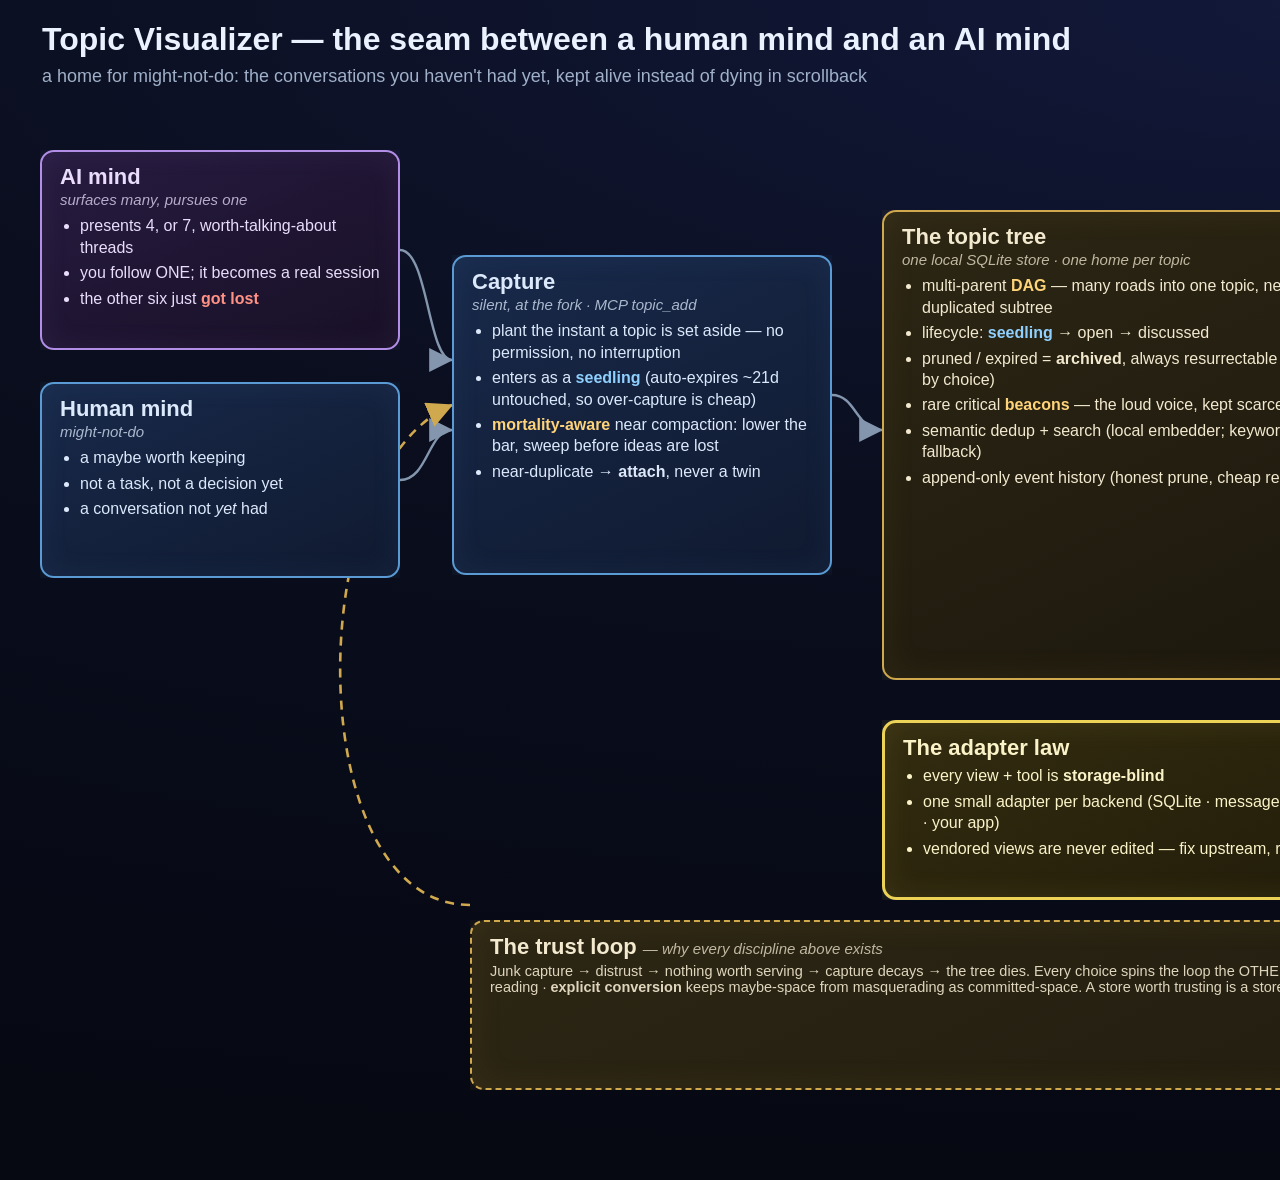
<file: docs/architecture.html>
<!DOCTYPE html>
<html><head><meta charset="utf-8"><style>
  html,body{margin:0;padding:0;background:#080b16;}
  svg{display:block;background:radial-gradient(ellipse 130% 100% at 50% 0%, #12193a 0%, #0a0e1e 45%, #060812 100%);
      font-family:"Segoe UI",Arial,sans-serif;}
  .box{box-sizing:border-box;width:100%;height:100%;border-radius:14px;border:2px solid #3a4666;
       padding:12px 18px;overflow:hidden;backdrop-filter:blur(2px);}
  .box h3{margin:0 0 2px 0;font-size:22px;line-height:1.15;}
  .box .sub{margin:0 0 7px 0;font-size:15px;font-style:italic;opacity:.75;}
  .box ul{margin:5px 0 0 0;padding-left:20px;}
  .box li{font-size:16px;line-height:1.34;margin:4px 0;}
  .box .small{font-size:14.5px;opacity:.9;}
  .intake{background:linear-gradient(155deg,#18294a,#101a30);border-color:#5b9bd5;color:#dce9fb;
          box-shadow:0 0 26px #5b9bd530, inset 0 0 30px #5b9bd514;}
  .store{background:linear-gradient(155deg,#2c2614,#1c180d);border-color:#d0a94e;color:#f3e9cf;
         box-shadow:0 0 30px #d0a94e34, inset 0 0 34px #d0a94e14;}
  .tension{background:linear-gradient(155deg,#331b16,#20110d);border-color:#df7f6b;color:#f8ded6;
           box-shadow:0 0 26px #df7f6b2e, inset 0 0 30px #df7f6b12;}
  .internal{background:linear-gradient(155deg,#271b40,#181026);border-color:#b28ee6;color:#e9ddfb;
            box-shadow:0 0 26px #b28ee62e, inset 0 0 30px #b28ee612;}
  .external{background:linear-gradient(155deg,#153020,#0d1e14);border-color:#5fc78d;color:#dcf5e4;
            box-shadow:0 0 26px #5fc78d2e, inset 0 0 30px #5fc78d12;}
  .guard{background:linear-gradient(155deg,#332c10,#221d0a);border-color:#ecd257;border-width:3px;color:#fbf3c8;
         box-shadow:0 0 34px #ecd25740, inset 0 0 30px #ecd25716;}
  .out{background:linear-gradient(155deg,#122e31,#0b1d1f);border-color:#5fc7d2;color:#d7f1f4;
       box-shadow:0 0 26px #5fc7d22e, inset 0 0 30px #5fc7d212;}
  .accent{color:#ffd479;font-weight:600;}
  .warn{color:#ff9284;font-weight:600;}
  .k{color:#8fd0ff;font-weight:600;}
  text.elabel{font-size:15px;fill:#9fb0c8;font-family:"Segoe UI",Arial,sans-serif;font-style:italic;}
  text.loop{font-size:16px;fill:#d0a94e;font-style:italic;}
  text.title{font-size:32px;font-weight:700;fill:#eaf2ff;}
  text.subt{font-size:18px;fill:#9fb0c8;}
</style></head>
<body>
<svg xmlns="http://www.w3.org/2000/svg" width="2720" height="1180" viewBox="0 0 2720 1180">
  <defs>
    <marker id="arr" markerWidth="13" markerHeight="13" refX="9.5" refY="5" orient="auto-start-reverse">
      <path d="M0,0 L10,5 L0,10 z" fill="#8496ad"/></marker>
    <marker id="arrt" markerWidth="13" markerHeight="13" refX="9.5" refY="5" orient="auto-start-reverse">
      <path d="M0,0 L10,5 L0,10 z" fill="#d0a94e"/></marker>
  </defs>

  <text class="title" x="42" y="50">Topic Visualizer &#8212; the seam between a human mind and an AI mind</text>
  <text class="subt" x="42" y="82">a home for might-not-do: the conversations you haven't had yet, kept alive instead of dying in scrollback</text>

  <!-- ===== EDGES (under boxes) ===== -->
  <g fill="none" stroke="#8496ad" stroke-width="2.4">
    <path d="M400,250 C428,250 428,360 452,360" marker-end="url(#arr)"/>          <!-- AI->capture -->
    <path d="M400,480 C428,480 428,430 452,430" marker-end="url(#arr)"/>          <!-- human->capture -->
    <path d="M832,395 C856,395 856,430 882,430" marker-end="url(#arr)"/>          <!-- capture->tree -->
    <path d="M1352,320 C1378,320 1378,280 1404,280" marker-end="url(#arr)"/>      <!-- tree->MCP -->
    <path d="M1352,560 C1378,560 1378,600 1404,600" marker-end="url(#arr)"/>      <!-- tree->web -->
    <path d="M1834,285 C1858,285 1858,300 1884,300" marker-end="url(#arr)"/>      <!-- MCP->serve -->
    <path d="M2244,330 C2268,330 2268,360 2294,360" marker-end="url(#arr)"/>      <!-- serve->exit -->
    <path d="M1834,600 C2080,600 2120,470 2294,470" marker-end="url(#arr)"/>      <!-- web->exit -->
  </g>
  <!-- the TRUST LOOP: exit -> loop banner -> back to capture (gold, dashed) -->
  <g fill="none" stroke="#d0a94e" stroke-width="2.6" stroke-dasharray="9 7">
    <path d="M2470,690 C2470,820 2360,905 2250,905" marker-end="url(#arrt)"/>     <!-- exit->loop -->
    <path d="M470,905 C300,905 300,470 452,405" marker-end="url(#arrt)"/>         <!-- loop->capture -->
  </g>

  <!-- ===== NODES ===== -->
  <foreignObject x="40" y="150" width="360" height="200">
    <div xmlns="http://www.w3.org/1999/xhtml" class="box internal">
      <h3>AI mind</h3>
      <div class="sub">surfaces many, pursues one</div>
      <ul><li>presents 4, or 7, worth-talking-about threads</li>
      <li>you follow ONE; it becomes a real session</li>
      <li>the other six just <span class="warn">got lost</span></li></ul>
    </div></foreignObject>

  <foreignObject x="40" y="382" width="360" height="196">
    <div xmlns="http://www.w3.org/1999/xhtml" class="box intake">
      <h3>Human mind</h3>
      <div class="sub">might-not-do</div>
      <ul><li>a maybe worth keeping</li>
      <li>not a task, not a decision yet</li>
      <li>a conversation not <i>yet</i> had</li></ul>
    </div></foreignObject>

  <foreignObject x="452" y="255" width="380" height="320">
    <div xmlns="http://www.w3.org/1999/xhtml" class="box intake">
      <h3>Capture</h3>
      <div class="sub">silent, at the fork &#183; MCP topic_add</div>
      <ul><li>plant the instant a topic is set aside &#8212; no permission, no interruption</li>
      <li>enters as a <span class="k">seedling</span> (auto-expires ~21d untouched, so over-capture is cheap)</li>
      <li><span class="accent">mortality-aware</span> near compaction: lower the bar, sweep before ideas are lost</li>
      <li>near-duplicate &#8594; <b>attach</b>, never a twin</li></ul>
    </div></foreignObject>

  <foreignObject x="882" y="210" width="470" height="470">
    <div xmlns="http://www.w3.org/1999/xhtml" class="box store">
      <h3>The topic tree</h3>
      <div class="sub">one local SQLite store &#183; one home per topic</div>
      <ul><li>multi-parent <span class="accent">DAG</span> &#8212; many roads into one topic, never a duplicated subtree</li>
      <li>lifecycle: <span class="k">seedling</span> &#8594; open &#8594; discussed</li>
      <li>pruned / expired = <b>archived</b>, always resurrectable (death by choice)</li>
      <li>rare critical <span class="accent">beacons</span> &#8212; the loud voice, kept scarce</li>
      <li>semantic dedup + search (local embedder; keyword fallback)</li>
      <li>append-only event history (honest prune, cheap reopen)</li></ul>
    </div></foreignObject>

  <foreignObject x="882" y="720" width="470" height="180">
    <div xmlns="http://www.w3.org/1999/xhtml" class="box guard">
      <h3>The adapter law</h3>
      <ul><li>every view + tool is <b>storage-blind</b></li>
      <li>one small adapter per backend (SQLite &#183; message board &#183; your app)</li>
      <li>vendored views are never edited &#8212; fix upstream, re-copy</li></ul>
    </div></foreignObject>

  <foreignObject x="1404" y="150" width="430" height="255">
    <div xmlns="http://www.w3.org/1999/xhtml" class="box internal">
      <h3>MCP face &#8212; the AI's hands</h3>
      <div class="sub">13 stdio tools</div>
      <ul><li>add &#183; get &#183; list &#183; serve &#183; search &#183; state &#183; convert &#183; attach &#183; groom &#183; export &#183; import &#183; merge &#183; duplicates</li>
      <li>zero setup: direct-sqlite fallback when no server runs</li>
      <li>board backend: convert <b>mints a real work item</b></li></ul>
    </div></foreignObject>

  <foreignObject x="1404" y="440" width="430" height="340">
    <div xmlns="http://www.w3.org/1999/xhtml" class="box external">
      <h3>Web face &#8212; the human's eyes</h3>
      <div class="sub">one tree, three ways</div>
      <ul><li><b>Constellation</b> &#8212; force graph (what does my idea space look like?)</li>
      <li><b>Lineage</b> &#8212; collapsible tidy tree (work this branch)</li>
      <li><b>Star Chart</b> &#8212; radial focus+context (re-root anywhere)</li>
      <li>semantic zoom (labels readable-or-absent), family hues,</li>
      <li>facet search, deep-space backdrop, archive explorer</li></ul>
    </div></foreignObject>

  <foreignObject x="1884" y="185" width="360" height="230">
    <div xmlns="http://www.w3.org/1999/xhtml" class="box out">
      <h3>Serve</h3>
      <div class="sub">one card, never the list</div>
      <ul><li>first session of the day (SessionStart hook)</li>
      <li>beacons &gt; territory fit &gt; oldest-important resurfacing</li>
      <li>a gift at a boundary, never a nag</li></ul>
    </div></foreignObject>

  <foreignObject x="2294" y="250" width="380" height="440">
    <div xmlns="http://www.w3.org/1999/xhtml" class="box tension">
      <h3>The three exit doors</h3>
      <div class="sub">a maybe never silently becomes a commitment</div>
      <ul><li><b>pruned</b> &#8212; chose not to explore; costs nothing, cancels nothing</li>
      <li><b>discussed</b> &#8212; the conversation happened; reopenable</li>
      <li><b>converted</b> &#8212; recorded as a <span class="k">decision</span> or a real <span class="k">work item</span></li></ul>
      <div class="small" style="margin-top:10px;border-top:1px solid #df7f6b55;padding-top:8px">
      the hard ontological line:<br/>
      <b class="accent">EXPLORING</b> (here) &#8594; <b>DECIDED</b> (a ledger) &#8594; <b>ACTING</b> (your tracker)</div>
    </div></foreignObject>

  <foreignObject x="470" y="920" width="1780" height="170">
    <div xmlns="http://www.w3.org/1999/xhtml" class="box store" style="border-style:dashed;">
      <h3>The trust loop <span style="font-weight:400;font-size:15px;font-style:italic;opacity:.75">&#8212; why every discipline above exists</span></h3>
      <div class="small" style="margin-top:4px">
      Junk capture &#8594; distrust &#8594; nothing worth serving &#8594; capture decays &#8594; the tree dies. Every choice spins the loop the OTHER way:
      <b>silent seedling capture</b> keeps the bar low without noise &#183; <b>expiry + pruning</b> keep the store trustworthy &#183;
      <b>one-card serving</b> makes it worth reading &#183; <b>explicit conversion</b> keeps maybe-space from masquerading as committed-space.
      A store worth trusting is a store worth serving is a store worth capturing into.</div>
    </div></foreignObject>

</svg>
</body></html>
</file>
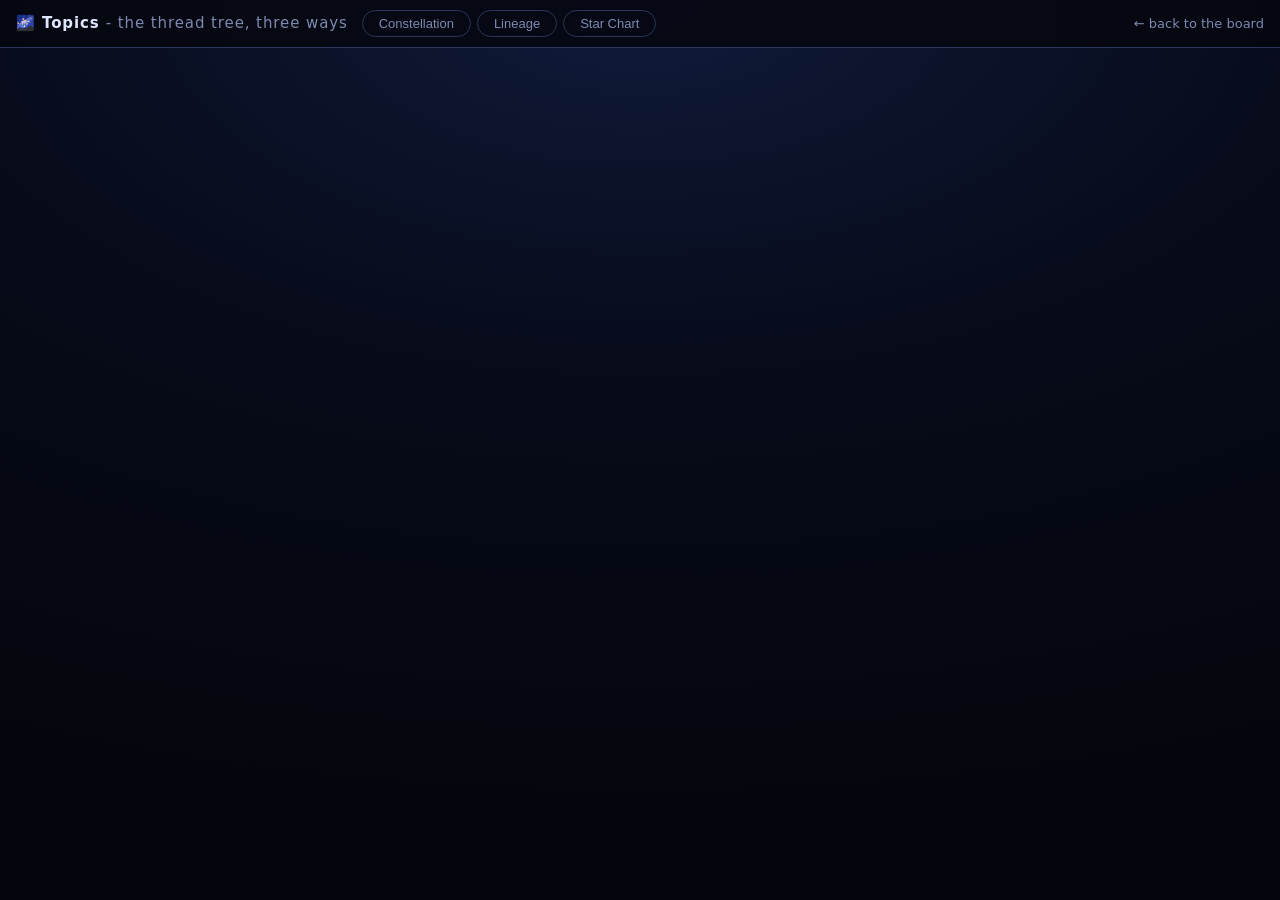
<file: docs/prototype/topics.html>
<!doctype html>
<html lang="en">
<head>
<meta charset="utf-8" />
<meta name="viewport" content="width=device-width, initial-scale=1" />
<title>Topics - the Thread Tree</title>
<style>
  :root { --bg:#05070f; --panel:#10162a; --line:#2a3558; --ink:#dfe7ff; --dim:#7d8ab0;
          --accent:#6ea8ff; --warn:#f0b24a; }
  * { box-sizing: border-box; margin: 0; }
  body { height: 100vh; display: flex; flex-direction: column; color: var(--ink);
         font: 14px/1.5 system-ui, sans-serif;
         background: radial-gradient(ellipse 120% 90% at 50% 0%, #101a3a 0%, #070b1a 45%, #04060d 100%); }
  header { flex-shrink: 0; display: flex; align-items: center; gap: 14px;
           padding: 10px 16px; border-bottom: 1px solid var(--line);
           background: #05070fd8; }
  header h1 { font-size: 15px; letter-spacing: 0.06em; }
  header h1 .dim { color: var(--dim); font-weight: 400; }
  .viewtabs { display: flex; gap: 6px; }
  .viewtabs button { background: none; border: 1px solid var(--line); color: var(--dim);
    border-radius: 999px; padding: 5px 16px; cursor: pointer; font-size: 13px;
    transition: all 0.15s ease; }
  .viewtabs button:hover { color: var(--ink); border-color: var(--accent); }
  .viewtabs button.active { color: #0b101f; background: var(--accent); border-color: var(--accent);
    font-weight: 600; box-shadow: 0 0 14px #6ea8ff55; }
  header .home { margin-left: auto; color: var(--dim); text-decoration: none; font-size: 13px; }
  header .home:hover { color: var(--ink); }
  main { flex: 1 1 auto; position: relative; min-height: 0; }
  main iframe { position: absolute; inset: 0; width: 100%; height: 100%; border: 0;
                display: none; }
  main iframe.active { display: block; }
</style>
</head>
<body>
<header>
  <h1>🌌 Topics <span class="dim">- the thread tree, three ways</span></h1>
  <div class="viewtabs" id="viewtabs">
    <button data-v="a">Constellation</button>
    <button data-v="b">Lineage</button>
    <button data-v="c">Star Chart</button>
  </div>
  <a class="home" href="/">&larr; back to the board</a>
</header>
<main>
  <iframe id="frame-a" data-src="/thread-tree-a.html"></iframe>
  <iframe id="frame-b" data-src="/thread-tree-b.html"></iframe>
  <iframe id="frame-c" data-src="/thread-tree-c.html"></iframe>
</main>
<script>
(() => {
  // One topic database, three freely-switchable views (owner decision, 2026-07-11).
  // Frames lazy-load on first activation; the chosen view persists across visits.
  // Any query params (e.g. ?demo=300) pass through to every view.
  const qs = location.search || "";
  const tabs = document.getElementById("viewtabs");
  function show(v) {
    localStorage.setItem("topics-view", v);
    for (const b of tabs.children) b.classList.toggle("active", b.dataset.v === v);
    for (const f of document.querySelectorAll("main iframe")) {
      const active = f.id === "frame-" + v;
      f.classList.toggle("active", active);
      if (active && !f.src) f.src = f.dataset.src + qs;
    }
  }
  tabs.addEventListener("click", e => {
    const b = e.target.closest("button[data-v]");
    if (b) show(b.dataset.v);
  });
  show(localStorage.getItem("topics-view") || "c");
})();
</script>
</body>
</html>
</file>
